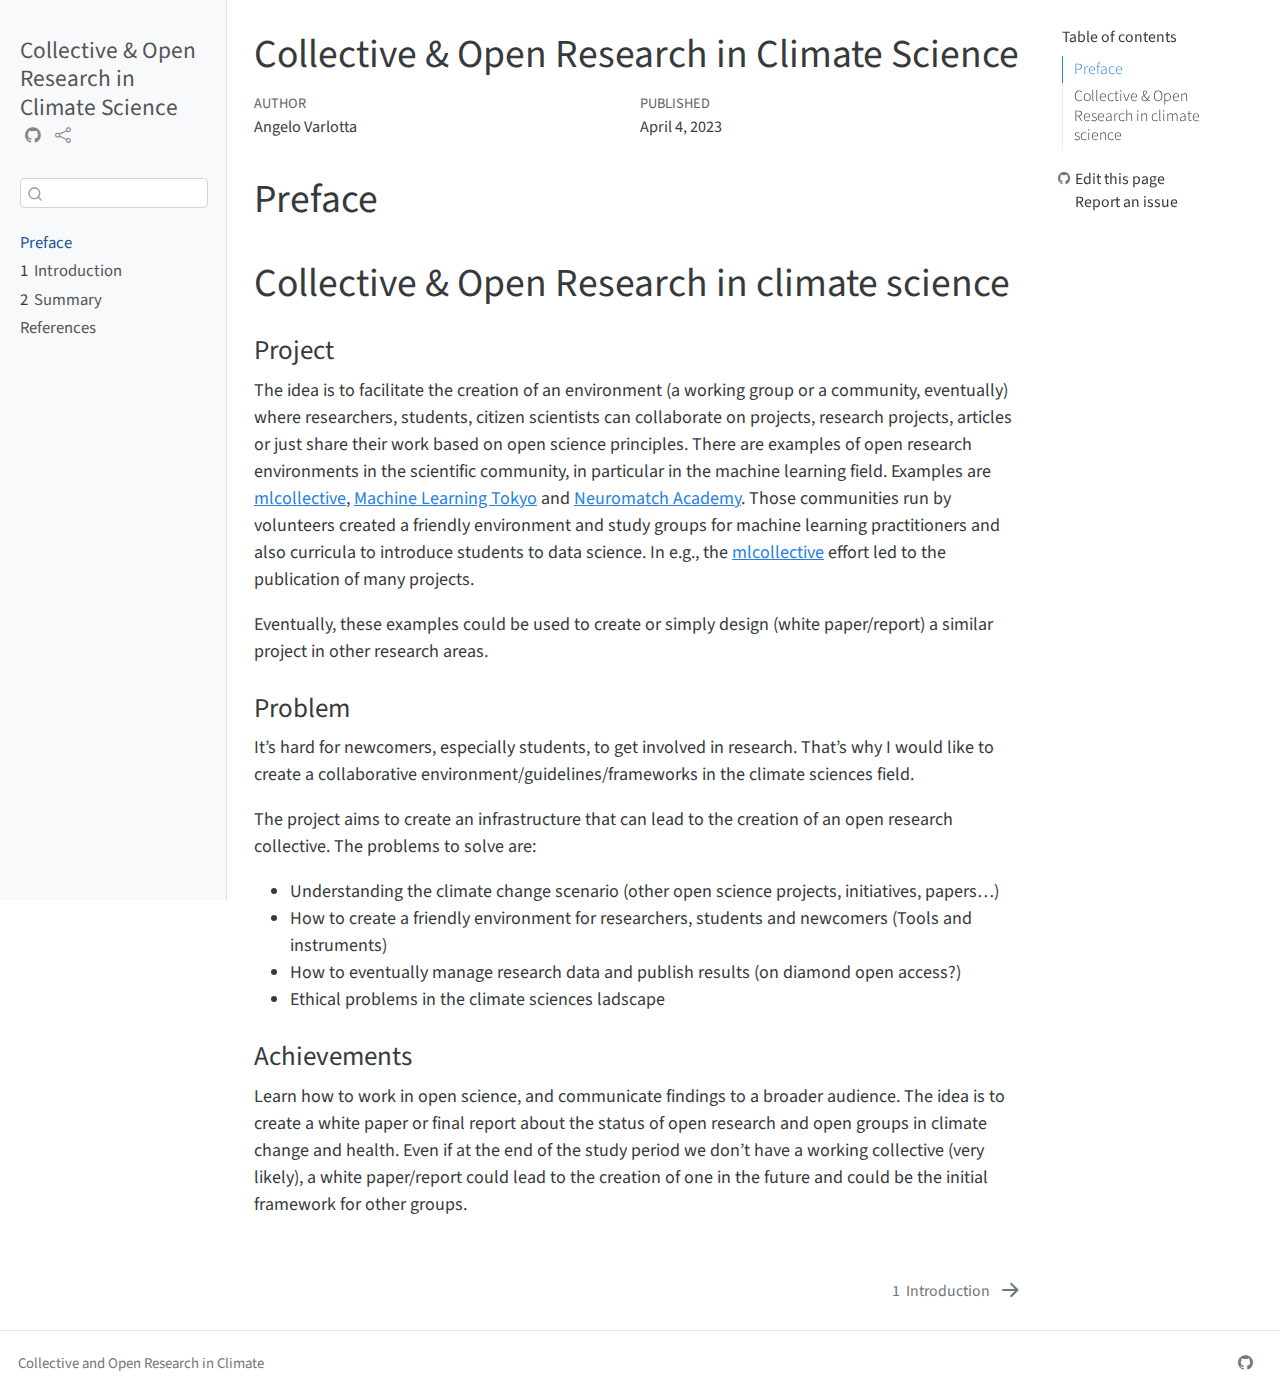
<file: docs/index.html>
<!DOCTYPE html>
<html xmlns="http://www.w3.org/1999/xhtml" lang="en" xml:lang="en"><head>

<meta charset="utf-8">
<meta name="generator" content="quarto-1.2.335">

<meta name="viewport" content="width=device-width, initial-scale=1.0, user-scalable=yes">

<meta name="author" content="Angelo Varlotta">
<meta name="dcterms.date" content="2023-04-04">

<title>Collective &amp; Open Research in Climate Science</title>
<style>
code{white-space: pre-wrap;}
span.smallcaps{font-variant: small-caps;}
div.columns{display: flex; gap: min(4vw, 1.5em);}
div.column{flex: auto; overflow-x: auto;}
div.hanging-indent{margin-left: 1.5em; text-indent: -1.5em;}
ul.task-list{list-style: none;}
ul.task-list li input[type="checkbox"] {
  width: 0.8em;
  margin: 0 0.8em 0.2em -1.6em;
  vertical-align: middle;
}
</style>


<script src="site_libs/quarto-nav/quarto-nav.js"></script>
<script src="site_libs/quarto-nav/headroom.min.js"></script>
<script src="site_libs/clipboard/clipboard.min.js"></script>
<script src="site_libs/quarto-search/autocomplete.umd.js"></script>
<script src="site_libs/quarto-search/fuse.min.js"></script>
<script src="site_libs/quarto-search/quarto-search.js"></script>
<meta name="quarto:offset" content="./">
<link href="./intro.html" rel="next">
<script src="site_libs/quarto-html/quarto.js"></script>
<script src="site_libs/quarto-html/popper.min.js"></script>
<script src="site_libs/quarto-html/tippy.umd.min.js"></script>
<script src="site_libs/quarto-html/anchor.min.js"></script>
<link href="site_libs/quarto-html/tippy.css" rel="stylesheet">
<link href="site_libs/quarto-html/quarto-syntax-highlighting.css" rel="stylesheet" id="quarto-text-highlighting-styles">
<script src="site_libs/bootstrap/bootstrap.min.js"></script>
<link href="site_libs/bootstrap/bootstrap-icons.css" rel="stylesheet">
<link href="site_libs/bootstrap/bootstrap.min.css" rel="stylesheet" id="quarto-bootstrap" data-mode="light">
<script id="quarto-search-options" type="application/json">{
  "location": "sidebar",
  "copy-button": false,
  "collapse-after": 3,
  "panel-placement": "start",
  "type": "textbox",
  "limit": 20,
  "language": {
    "search-no-results-text": "No results",
    "search-matching-documents-text": "matching documents",
    "search-copy-link-title": "Copy link to search",
    "search-hide-matches-text": "Hide additional matches",
    "search-more-match-text": "more match in this document",
    "search-more-matches-text": "more matches in this document",
    "search-clear-button-title": "Clear",
    "search-detached-cancel-button-title": "Cancel",
    "search-submit-button-title": "Submit"
  }
}</script>
<script async="" src="https://hypothes.is/embed.js"></script>


</head>

<body class="nav-sidebar docked">

<div id="quarto-search-results"></div>
  <header id="quarto-header" class="headroom fixed-top">
  <nav class="quarto-secondary-nav" data-bs-toggle="collapse" data-bs-target="#quarto-sidebar" aria-controls="quarto-sidebar" aria-expanded="false" aria-label="Toggle sidebar navigation" onclick="if (window.quartoToggleHeadroom) { window.quartoToggleHeadroom(); }">
    <div class="container-fluid d-flex justify-content-between">
      <h1 class="quarto-secondary-nav-title">Collective &amp; Open Research in Climate Science</h1>
      <button type="button" class="quarto-btn-toggle btn" aria-label="Show secondary navigation">
        <i class="bi bi-chevron-right"></i>
      </button>
    </div>
  </nav>
</header>
<!-- content -->
<div id="quarto-content" class="quarto-container page-columns page-rows-contents page-layout-article">
<!-- sidebar -->
  <nav id="quarto-sidebar" class="sidebar collapse sidebar-navigation docked overflow-auto">
    <div class="pt-lg-2 mt-2 text-left sidebar-header">
    <div class="sidebar-title mb-0 py-0">
      <a href="./">Collective &amp; Open Research in Climate Science</a> 
        <div class="sidebar-tools-main">
    <a href="https://github.com/varlottaang/collective-research-climate" title="Source Code" class="sidebar-tool px-1"><i class="bi bi-github"></i></a>
    <a href="" title="Share" id="sidebar-tool-dropdown-0" class="sidebar-tool dropdown-toggle px-1" data-bs-toggle="dropdown" aria-expanded="false"><i class="bi bi-share"></i></a>
    <ul class="dropdown-menu" aria-labelledby="sidebar-tool-dropdown-0">
        <li>
          <a class="dropdown-item sidebar-tools-main-item" href="https://www.facebook.com/sharer/sharer.php?u=|url|">
            <i class="bi bi-bi-facebook pe-1"></i>
          Facebook
          </a>
        </li>
        <li>
          <a class="dropdown-item sidebar-tools-main-item" href="https://twitter.com/intent/tweet?url=|url|">
            <i class="bi bi-bi-twitter pe-1"></i>
          Twitter
          </a>
        </li>
    </ul>
</div>
    </div>
      </div>
      <div class="mt-2 flex-shrink-0 align-items-center">
        <div class="sidebar-search">
        <div id="quarto-search" class="" title="Search"></div>
        </div>
      </div>
    <div class="sidebar-menu-container"> 
    <ul class="list-unstyled mt-1">
        <li class="sidebar-item">
  <div class="sidebar-item-container"> 
  <a href="./index.html" class="sidebar-item-text sidebar-link active">Preface</a>
  </div>
</li>
        <li class="sidebar-item">
  <div class="sidebar-item-container"> 
  <a href="./intro.html" class="sidebar-item-text sidebar-link"><span class="chapter-number">1</span>&nbsp; <span class="chapter-title">Introduction</span></a>
  </div>
</li>
        <li class="sidebar-item">
  <div class="sidebar-item-container"> 
  <a href="./summary.html" class="sidebar-item-text sidebar-link"><span class="chapter-number">2</span>&nbsp; <span class="chapter-title">Summary</span></a>
  </div>
</li>
        <li class="sidebar-item">
  <div class="sidebar-item-container"> 
  <a href="./references.html" class="sidebar-item-text sidebar-link">References</a>
  </div>
</li>
    </ul>
    </div>
</nav>
<!-- margin-sidebar -->
    <div id="quarto-margin-sidebar" class="sidebar margin-sidebar">
        <nav id="TOC" role="doc-toc" class="toc-active">
    <h2 id="toc-title">Table of contents</h2>
   
  <ul>
  <li><a href="#preface" id="toc-preface" class="nav-link active" data-scroll-target="#preface">Preface</a></li>
  <li><a href="#collective-open-research-in-climate-science" id="toc-collective-open-research-in-climate-science" class="nav-link" data-scroll-target="#collective-open-research-in-climate-science">Collective &amp; Open Research in climate science</a>
  <ul class="collapse">
  <li><a href="#project" id="toc-project" class="nav-link" data-scroll-target="#project">Project</a></li>
  <li><a href="#problem" id="toc-problem" class="nav-link" data-scroll-target="#problem">Problem</a></li>
  <li><a href="#achievements" id="toc-achievements" class="nav-link" data-scroll-target="#achievements">Achievements</a></li>
  </ul></li>
  </ul>
<div class="toc-actions"><div><i class="bi bi-github"></i></div><div class="action-links"><p><a href="https://github.com/varlottaang/collective-research-climate/edit/main/index.qmd" class="toc-action">Edit this page</a></p><p><a href="https://github.com/varlottaang/collective-research-climate/issues/new" class="toc-action">Report an issue</a></p></div></div></nav>
    </div>
<!-- main -->
<main class="content" id="quarto-document-content">

<header id="title-block-header" class="quarto-title-block default">
<div class="quarto-title">
<h1 class="title d-none d-lg-block">Collective &amp; Open Research in Climate Science</h1>
</div>



<div class="quarto-title-meta">

    <div>
    <div class="quarto-title-meta-heading">Author</div>
    <div class="quarto-title-meta-contents">
             <p>Angelo Varlotta </p>
          </div>
  </div>
    
    <div>
    <div class="quarto-title-meta-heading">Published</div>
    <div class="quarto-title-meta-contents">
      <p class="date">April 4, 2023</p>
    </div>
  </div>
  
    
  </div>
  

</header>

<section id="preface" class="level1 unnumbered">
<h1 class="unnumbered">Preface</h1>
</section>
<section id="collective-open-research-in-climate-science" class="level1">
<h1>Collective &amp; Open Research in climate science</h1>
<section id="project" class="level3">
<h3 class="anchored" data-anchor-id="project">Project</h3>
<p>The idea is to facilitate the creation of an environment (a working group or a community, eventually) where researchers, students, citizen scientists can collaborate on projects, research projects, articles or just share their work based on open science principles. There are examples of open research environments in the scientific community, in particular in the machine learning field. Examples are <a href="https://mlcollective.org/">mlcollective</a>, <a href="https://machinelearningtokyo.com/">Machine Learning Tokyo</a> and <a href="https://academy.neuromatch.io/">Neuromatch Academy</a>. Those communities run by volunteers created a friendly environment and study groups for machine learning practitioners and also curricula to introduce students to data science. In e.g., the <a href="https://mlcollective.org/projects/">mlcollective</a> effort led to the publication of many projects.</p>
<p>Eventually, these examples could be used to create or simply design (white paper/report) a similar project in other research areas.</p>
</section>
<section id="problem" class="level3">
<h3 class="anchored" data-anchor-id="problem">Problem</h3>
<p>It’s hard for newcomers, especially students, to get involved in research. That’s why I would like to create a collaborative environment/guidelines/frameworks in the climate sciences field.</p>
<p>The project aims to create an infrastructure that can lead to the creation of an open research collective. The problems to solve are:</p>
<ul>
<li>Understanding the climate change scenario (other open science projects, initiatives, papers…)</li>
<li>How to create a friendly environment for researchers, students and newcomers (Tools and instruments)</li>
<li>How to eventually manage research data and publish results (on diamond open access?)</li>
<li>Ethical problems in the climate sciences ladscape</li>
</ul>
</section>
<section id="achievements" class="level3">
<h3 class="anchored" data-anchor-id="achievements">Achievements</h3>
<p>Learn how to work in open science, and communicate findings to a broader audience. The idea is to create a white paper or final report about the status of open research and open groups in climate change and health. Even if at the end of the study period we don’t have a working collective (very likely), a white paper/report could lead to the creation of one in the future and could be the initial framework for other groups.</p>


</section>
</section>

</main> <!-- /main -->
<script id="quarto-html-after-body" type="application/javascript">
window.document.addEventListener("DOMContentLoaded", function (event) {
  const toggleBodyColorMode = (bsSheetEl) => {
    const mode = bsSheetEl.getAttribute("data-mode");
    const bodyEl = window.document.querySelector("body");
    if (mode === "dark") {
      bodyEl.classList.add("quarto-dark");
      bodyEl.classList.remove("quarto-light");
    } else {
      bodyEl.classList.add("quarto-light");
      bodyEl.classList.remove("quarto-dark");
    }
  }
  const toggleBodyColorPrimary = () => {
    const bsSheetEl = window.document.querySelector("link#quarto-bootstrap");
    if (bsSheetEl) {
      toggleBodyColorMode(bsSheetEl);
    }
  }
  toggleBodyColorPrimary();  
  const icon = "";
  const anchorJS = new window.AnchorJS();
  anchorJS.options = {
    placement: 'right',
    icon: icon
  };
  anchorJS.add('.anchored');
  const clipboard = new window.ClipboardJS('.code-copy-button', {
    target: function(trigger) {
      return trigger.previousElementSibling;
    }
  });
  clipboard.on('success', function(e) {
    // button target
    const button = e.trigger;
    // don't keep focus
    button.blur();
    // flash "checked"
    button.classList.add('code-copy-button-checked');
    var currentTitle = button.getAttribute("title");
    button.setAttribute("title", "Copied!");
    let tooltip;
    if (window.bootstrap) {
      button.setAttribute("data-bs-toggle", "tooltip");
      button.setAttribute("data-bs-placement", "left");
      button.setAttribute("data-bs-title", "Copied!");
      tooltip = new bootstrap.Tooltip(button, 
        { trigger: "manual", 
          customClass: "code-copy-button-tooltip",
          offset: [0, -8]});
      tooltip.show();    
    }
    setTimeout(function() {
      if (tooltip) {
        tooltip.hide();
        button.removeAttribute("data-bs-title");
        button.removeAttribute("data-bs-toggle");
        button.removeAttribute("data-bs-placement");
      }
      button.setAttribute("title", currentTitle);
      button.classList.remove('code-copy-button-checked');
    }, 1000);
    // clear code selection
    e.clearSelection();
  });
  function tippyHover(el, contentFn) {
    const config = {
      allowHTML: true,
      content: contentFn,
      maxWidth: 500,
      delay: 100,
      arrow: false,
      appendTo: function(el) {
          return el.parentElement;
      },
      interactive: true,
      interactiveBorder: 10,
      theme: 'quarto',
      placement: 'bottom-start'
    };
    window.tippy(el, config); 
  }
  const noterefs = window.document.querySelectorAll('a[role="doc-noteref"]');
  for (var i=0; i<noterefs.length; i++) {
    const ref = noterefs[i];
    tippyHover(ref, function() {
      // use id or data attribute instead here
      let href = ref.getAttribute('data-footnote-href') || ref.getAttribute('href');
      try { href = new URL(href).hash; } catch {}
      const id = href.replace(/^#\/?/, "");
      const note = window.document.getElementById(id);
      return note.innerHTML;
    });
  }
  const findCites = (el) => {
    const parentEl = el.parentElement;
    if (parentEl) {
      const cites = parentEl.dataset.cites;
      if (cites) {
        return {
          el,
          cites: cites.split(' ')
        };
      } else {
        return findCites(el.parentElement)
      }
    } else {
      return undefined;
    }
  };
  var bibliorefs = window.document.querySelectorAll('a[role="doc-biblioref"]');
  for (var i=0; i<bibliorefs.length; i++) {
    const ref = bibliorefs[i];
    const citeInfo = findCites(ref);
    if (citeInfo) {
      tippyHover(citeInfo.el, function() {
        var popup = window.document.createElement('div');
        citeInfo.cites.forEach(function(cite) {
          var citeDiv = window.document.createElement('div');
          citeDiv.classList.add('hanging-indent');
          citeDiv.classList.add('csl-entry');
          var biblioDiv = window.document.getElementById('ref-' + cite);
          if (biblioDiv) {
            citeDiv.innerHTML = biblioDiv.innerHTML;
          }
          popup.appendChild(citeDiv);
        });
        return popup.innerHTML;
      });
    }
  }
});
</script>
<nav class="page-navigation">
  <div class="nav-page nav-page-previous">
  </div>
  <div class="nav-page nav-page-next">
      <a href="./intro.html" class="pagination-link">
        <span class="nav-page-text"><span class="chapter-number">1</span>&nbsp; <span class="chapter-title">Introduction</span></span> <i class="bi bi-arrow-right-short"></i>
      </a>
  </div>
</nav>
</div> <!-- /content -->
<footer class="footer">
  <div class="nav-footer">
    <div class="nav-footer-left">Collective and Open Research in Climate</div>   
    <div class="nav-footer-right">
      <ul class="footer-items list-unstyled">
    <li class="nav-item compact">
    <a class="nav-link active" href="https://github.com/varlottaang/collective-research-climate" aria-current="page">
      <i class="bi bi-github" role="img">
</i> 
    </a>
  </li>  
</ul>
    </div>
  </div>
</footer>



</body></html>
</file>
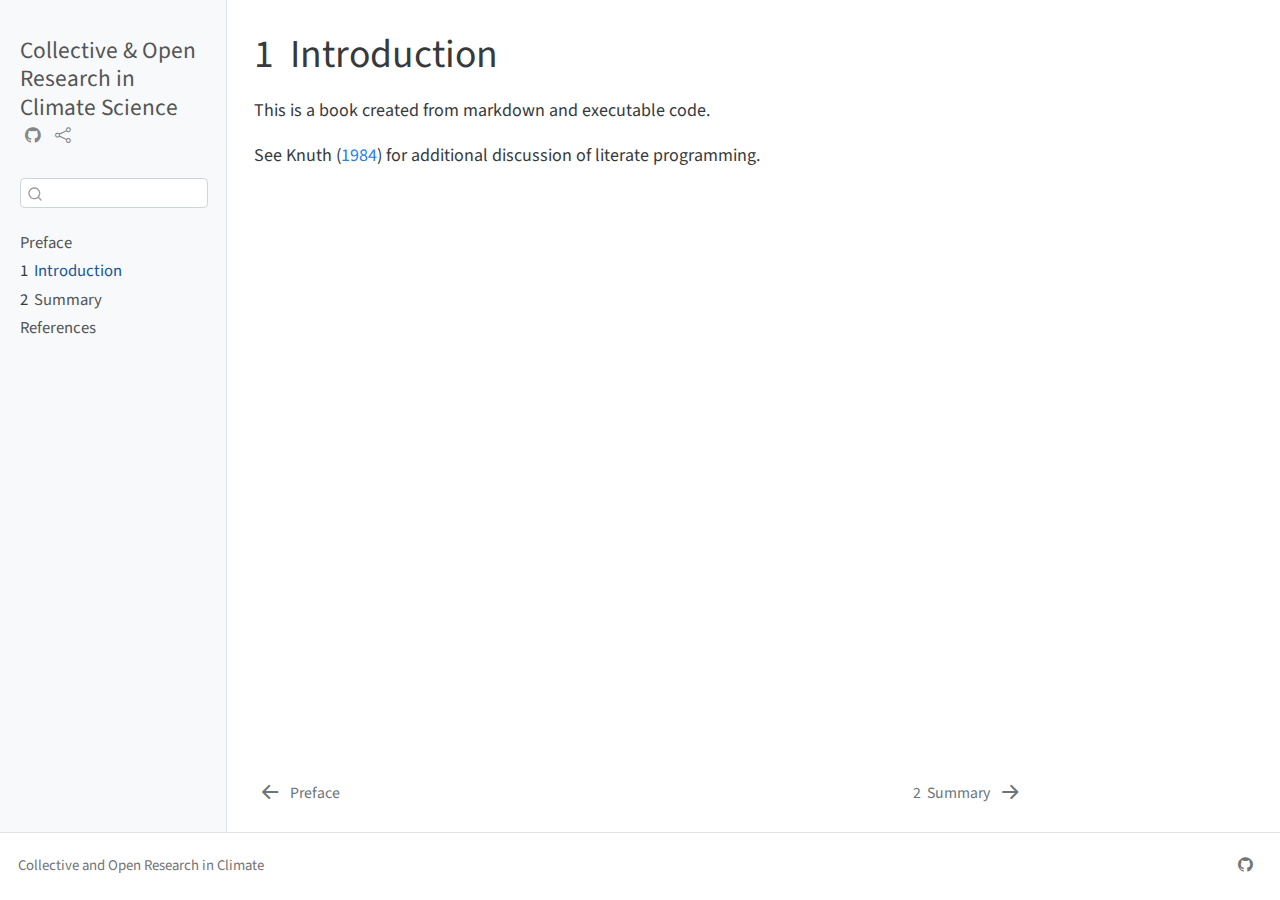
<file: docs/intro.html>
<!DOCTYPE html>
<html xmlns="http://www.w3.org/1999/xhtml" lang="en" xml:lang="en"><head>

<meta charset="utf-8">
<meta name="generator" content="quarto-1.2.335">

<meta name="viewport" content="width=device-width, initial-scale=1.0, user-scalable=yes">


<title>Collective &amp; Open Research in Climate Science - 1&nbsp; Introduction</title>
<style>
code{white-space: pre-wrap;}
span.smallcaps{font-variant: small-caps;}
div.columns{display: flex; gap: min(4vw, 1.5em);}
div.column{flex: auto; overflow-x: auto;}
div.hanging-indent{margin-left: 1.5em; text-indent: -1.5em;}
ul.task-list{list-style: none;}
ul.task-list li input[type="checkbox"] {
  width: 0.8em;
  margin: 0 0.8em 0.2em -1.6em;
  vertical-align: middle;
}
div.csl-bib-body { }
div.csl-entry {
  clear: both;
}
.hanging div.csl-entry {
  margin-left:2em;
  text-indent:-2em;
}
div.csl-left-margin {
  min-width:2em;
  float:left;
}
div.csl-right-inline {
  margin-left:2em;
  padding-left:1em;
}
div.csl-indent {
  margin-left: 2em;
}
</style>


<script src="site_libs/quarto-nav/quarto-nav.js"></script>
<script src="site_libs/quarto-nav/headroom.min.js"></script>
<script src="site_libs/clipboard/clipboard.min.js"></script>
<script src="site_libs/quarto-search/autocomplete.umd.js"></script>
<script src="site_libs/quarto-search/fuse.min.js"></script>
<script src="site_libs/quarto-search/quarto-search.js"></script>
<meta name="quarto:offset" content="./">
<link href="./summary.html" rel="next">
<link href="./index.html" rel="prev">
<script src="site_libs/quarto-html/quarto.js"></script>
<script src="site_libs/quarto-html/popper.min.js"></script>
<script src="site_libs/quarto-html/tippy.umd.min.js"></script>
<script src="site_libs/quarto-html/anchor.min.js"></script>
<link href="site_libs/quarto-html/tippy.css" rel="stylesheet">
<link href="site_libs/quarto-html/quarto-syntax-highlighting.css" rel="stylesheet" id="quarto-text-highlighting-styles">
<script src="site_libs/bootstrap/bootstrap.min.js"></script>
<link href="site_libs/bootstrap/bootstrap-icons.css" rel="stylesheet">
<link href="site_libs/bootstrap/bootstrap.min.css" rel="stylesheet" id="quarto-bootstrap" data-mode="light">
<script id="quarto-search-options" type="application/json">{
  "location": "sidebar",
  "copy-button": false,
  "collapse-after": 3,
  "panel-placement": "start",
  "type": "textbox",
  "limit": 20,
  "language": {
    "search-no-results-text": "No results",
    "search-matching-documents-text": "matching documents",
    "search-copy-link-title": "Copy link to search",
    "search-hide-matches-text": "Hide additional matches",
    "search-more-match-text": "more match in this document",
    "search-more-matches-text": "more matches in this document",
    "search-clear-button-title": "Clear",
    "search-detached-cancel-button-title": "Cancel",
    "search-submit-button-title": "Submit"
  }
}</script>
<script async="" src="https://hypothes.is/embed.js"></script>


</head>

<body class="nav-sidebar docked">

<div id="quarto-search-results"></div>
  <header id="quarto-header" class="headroom fixed-top">
  <nav class="quarto-secondary-nav" data-bs-toggle="collapse" data-bs-target="#quarto-sidebar" aria-controls="quarto-sidebar" aria-expanded="false" aria-label="Toggle sidebar navigation" onclick="if (window.quartoToggleHeadroom) { window.quartoToggleHeadroom(); }">
    <div class="container-fluid d-flex justify-content-between">
      <h1 class="quarto-secondary-nav-title"><span class="chapter-number">1</span>&nbsp; <span class="chapter-title">Introduction</span></h1>
      <button type="button" class="quarto-btn-toggle btn" aria-label="Show secondary navigation">
        <i class="bi bi-chevron-right"></i>
      </button>
    </div>
  </nav>
</header>
<!-- content -->
<div id="quarto-content" class="quarto-container page-columns page-rows-contents page-layout-article">
<!-- sidebar -->
  <nav id="quarto-sidebar" class="sidebar collapse sidebar-navigation docked overflow-auto">
    <div class="pt-lg-2 mt-2 text-left sidebar-header">
    <div class="sidebar-title mb-0 py-0">
      <a href="./">Collective &amp; Open Research in Climate Science</a> 
        <div class="sidebar-tools-main">
    <a href="https://github.com/varlottaang/collective-research-climate" title="Source Code" class="sidebar-tool px-1"><i class="bi bi-github"></i></a>
    <a href="" title="Share" id="sidebar-tool-dropdown-0" class="sidebar-tool dropdown-toggle px-1" data-bs-toggle="dropdown" aria-expanded="false"><i class="bi bi-share"></i></a>
    <ul class="dropdown-menu" aria-labelledby="sidebar-tool-dropdown-0">
        <li>
          <a class="dropdown-item sidebar-tools-main-item" href="https://www.facebook.com/sharer/sharer.php?u=|url|">
            <i class="bi bi-bi-facebook pe-1"></i>
          Facebook
          </a>
        </li>
        <li>
          <a class="dropdown-item sidebar-tools-main-item" href="https://twitter.com/intent/tweet?url=|url|">
            <i class="bi bi-bi-twitter pe-1"></i>
          Twitter
          </a>
        </li>
    </ul>
</div>
    </div>
      </div>
      <div class="mt-2 flex-shrink-0 align-items-center">
        <div class="sidebar-search">
        <div id="quarto-search" class="" title="Search"></div>
        </div>
      </div>
    <div class="sidebar-menu-container"> 
    <ul class="list-unstyled mt-1">
        <li class="sidebar-item">
  <div class="sidebar-item-container"> 
  <a href="./index.html" class="sidebar-item-text sidebar-link">Preface</a>
  </div>
</li>
        <li class="sidebar-item">
  <div class="sidebar-item-container"> 
  <a href="./intro.html" class="sidebar-item-text sidebar-link active"><span class="chapter-number">1</span>&nbsp; <span class="chapter-title">Introduction</span></a>
  </div>
</li>
        <li class="sidebar-item">
  <div class="sidebar-item-container"> 
  <a href="./summary.html" class="sidebar-item-text sidebar-link"><span class="chapter-number">2</span>&nbsp; <span class="chapter-title">Summary</span></a>
  </div>
</li>
        <li class="sidebar-item">
  <div class="sidebar-item-container"> 
  <a href="./references.html" class="sidebar-item-text sidebar-link">References</a>
  </div>
</li>
    </ul>
    </div>
</nav>
<!-- margin-sidebar -->
    <div id="quarto-margin-sidebar" class="sidebar margin-sidebar">
        
    </div>
<!-- main -->
<main class="content" id="quarto-document-content">

<header id="title-block-header" class="quarto-title-block default">
<div class="quarto-title">
<h1 class="title d-none d-lg-block"><span class="chapter-number">1</span>&nbsp; <span class="chapter-title">Introduction</span></h1>
</div>



<div class="quarto-title-meta">

    
  
    
  </div>
  

</header>

<p>This is a book created from markdown and executable code.</p>
<p>See <span class="citation" data-cites="knuth84">Knuth (<a href="references.html#ref-knuth84" role="doc-biblioref">1984</a>)</span> for additional discussion of literate programming.</p>


<div id="refs" class="references csl-bib-body hanging-indent" role="doc-bibliography" style="display: none">
<div id="ref-knuth84" class="csl-entry" role="doc-biblioentry">
Knuth, Donald E. 1984. <span>“Literate Programming.”</span> <em>Comput. J.</em> 27 (2): 97–111. <a href="https://doi.org/10.1093/comjnl/27.2.97">https://doi.org/10.1093/comjnl/27.2.97</a>.
</div>
</div>

</main> <!-- /main -->
<script id="quarto-html-after-body" type="application/javascript">
window.document.addEventListener("DOMContentLoaded", function (event) {
  const toggleBodyColorMode = (bsSheetEl) => {
    const mode = bsSheetEl.getAttribute("data-mode");
    const bodyEl = window.document.querySelector("body");
    if (mode === "dark") {
      bodyEl.classList.add("quarto-dark");
      bodyEl.classList.remove("quarto-light");
    } else {
      bodyEl.classList.add("quarto-light");
      bodyEl.classList.remove("quarto-dark");
    }
  }
  const toggleBodyColorPrimary = () => {
    const bsSheetEl = window.document.querySelector("link#quarto-bootstrap");
    if (bsSheetEl) {
      toggleBodyColorMode(bsSheetEl);
    }
  }
  toggleBodyColorPrimary();  
  const icon = "";
  const anchorJS = new window.AnchorJS();
  anchorJS.options = {
    placement: 'right',
    icon: icon
  };
  anchorJS.add('.anchored');
  const clipboard = new window.ClipboardJS('.code-copy-button', {
    target: function(trigger) {
      return trigger.previousElementSibling;
    }
  });
  clipboard.on('success', function(e) {
    // button target
    const button = e.trigger;
    // don't keep focus
    button.blur();
    // flash "checked"
    button.classList.add('code-copy-button-checked');
    var currentTitle = button.getAttribute("title");
    button.setAttribute("title", "Copied!");
    let tooltip;
    if (window.bootstrap) {
      button.setAttribute("data-bs-toggle", "tooltip");
      button.setAttribute("data-bs-placement", "left");
      button.setAttribute("data-bs-title", "Copied!");
      tooltip = new bootstrap.Tooltip(button, 
        { trigger: "manual", 
          customClass: "code-copy-button-tooltip",
          offset: [0, -8]});
      tooltip.show();    
    }
    setTimeout(function() {
      if (tooltip) {
        tooltip.hide();
        button.removeAttribute("data-bs-title");
        button.removeAttribute("data-bs-toggle");
        button.removeAttribute("data-bs-placement");
      }
      button.setAttribute("title", currentTitle);
      button.classList.remove('code-copy-button-checked');
    }, 1000);
    // clear code selection
    e.clearSelection();
  });
  function tippyHover(el, contentFn) {
    const config = {
      allowHTML: true,
      content: contentFn,
      maxWidth: 500,
      delay: 100,
      arrow: false,
      appendTo: function(el) {
          return el.parentElement;
      },
      interactive: true,
      interactiveBorder: 10,
      theme: 'quarto',
      placement: 'bottom-start'
    };
    window.tippy(el, config); 
  }
  const noterefs = window.document.querySelectorAll('a[role="doc-noteref"]');
  for (var i=0; i<noterefs.length; i++) {
    const ref = noterefs[i];
    tippyHover(ref, function() {
      // use id or data attribute instead here
      let href = ref.getAttribute('data-footnote-href') || ref.getAttribute('href');
      try { href = new URL(href).hash; } catch {}
      const id = href.replace(/^#\/?/, "");
      const note = window.document.getElementById(id);
      return note.innerHTML;
    });
  }
  const findCites = (el) => {
    const parentEl = el.parentElement;
    if (parentEl) {
      const cites = parentEl.dataset.cites;
      if (cites) {
        return {
          el,
          cites: cites.split(' ')
        };
      } else {
        return findCites(el.parentElement)
      }
    } else {
      return undefined;
    }
  };
  var bibliorefs = window.document.querySelectorAll('a[role="doc-biblioref"]');
  for (var i=0; i<bibliorefs.length; i++) {
    const ref = bibliorefs[i];
    const citeInfo = findCites(ref);
    if (citeInfo) {
      tippyHover(citeInfo.el, function() {
        var popup = window.document.createElement('div');
        citeInfo.cites.forEach(function(cite) {
          var citeDiv = window.document.createElement('div');
          citeDiv.classList.add('hanging-indent');
          citeDiv.classList.add('csl-entry');
          var biblioDiv = window.document.getElementById('ref-' + cite);
          if (biblioDiv) {
            citeDiv.innerHTML = biblioDiv.innerHTML;
          }
          popup.appendChild(citeDiv);
        });
        return popup.innerHTML;
      });
    }
  }
});
</script>
<nav class="page-navigation">
  <div class="nav-page nav-page-previous">
      <a href="./index.html" class="pagination-link">
        <i class="bi bi-arrow-left-short"></i> <span class="nav-page-text">Preface</span>
      </a>          
  </div>
  <div class="nav-page nav-page-next">
      <a href="./summary.html" class="pagination-link">
        <span class="nav-page-text"><span class="chapter-number">2</span>&nbsp; <span class="chapter-title">Summary</span></span> <i class="bi bi-arrow-right-short"></i>
      </a>
  </div>
</nav>
</div> <!-- /content -->
<footer class="footer">
  <div class="nav-footer">
    <div class="nav-footer-left">Collective and Open Research in Climate</div>   
    <div class="nav-footer-right">
      <ul class="footer-items list-unstyled">
    <li class="nav-item compact">
    <a class="nav-link active" href="https://github.com/varlottaang/collective-research-climate" aria-current="page">
      <i class="bi bi-github" role="img">
</i> 
    </a>
  </li>  
</ul>
    </div>
  </div>
</footer>



</body></html>
</file>
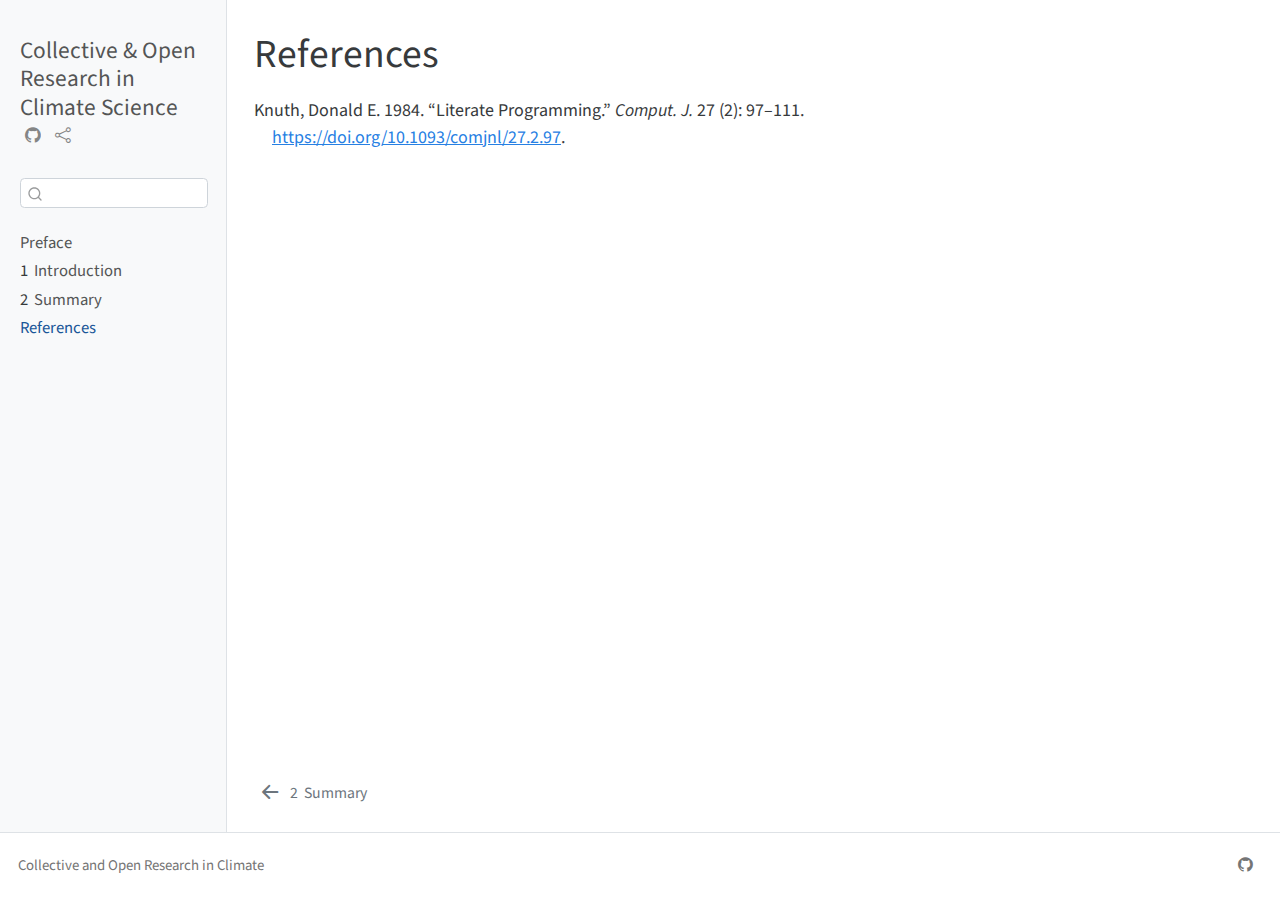
<file: docs/references.html>
<!DOCTYPE html>
<html xmlns="http://www.w3.org/1999/xhtml" lang="en" xml:lang="en"><head>

<meta charset="utf-8">
<meta name="generator" content="quarto-1.2.335">

<meta name="viewport" content="width=device-width, initial-scale=1.0, user-scalable=yes">


<title>Collective &amp; Open Research in Climate Science - References</title>
<style>
code{white-space: pre-wrap;}
span.smallcaps{font-variant: small-caps;}
div.columns{display: flex; gap: min(4vw, 1.5em);}
div.column{flex: auto; overflow-x: auto;}
div.hanging-indent{margin-left: 1.5em; text-indent: -1.5em;}
ul.task-list{list-style: none;}
ul.task-list li input[type="checkbox"] {
  width: 0.8em;
  margin: 0 0.8em 0.2em -1.6em;
  vertical-align: middle;
}
div.csl-bib-body { }
div.csl-entry {
  clear: both;
}
.hanging div.csl-entry {
  margin-left:2em;
  text-indent:-2em;
}
div.csl-left-margin {
  min-width:2em;
  float:left;
}
div.csl-right-inline {
  margin-left:2em;
  padding-left:1em;
}
div.csl-indent {
  margin-left: 2em;
}
</style>


<script src="site_libs/quarto-nav/quarto-nav.js"></script>
<script src="site_libs/quarto-nav/headroom.min.js"></script>
<script src="site_libs/clipboard/clipboard.min.js"></script>
<script src="site_libs/quarto-search/autocomplete.umd.js"></script>
<script src="site_libs/quarto-search/fuse.min.js"></script>
<script src="site_libs/quarto-search/quarto-search.js"></script>
<meta name="quarto:offset" content="./">
<link href="./summary.html" rel="prev">
<script src="site_libs/quarto-html/quarto.js"></script>
<script src="site_libs/quarto-html/popper.min.js"></script>
<script src="site_libs/quarto-html/tippy.umd.min.js"></script>
<script src="site_libs/quarto-html/anchor.min.js"></script>
<link href="site_libs/quarto-html/tippy.css" rel="stylesheet">
<link href="site_libs/quarto-html/quarto-syntax-highlighting.css" rel="stylesheet" id="quarto-text-highlighting-styles">
<script src="site_libs/bootstrap/bootstrap.min.js"></script>
<link href="site_libs/bootstrap/bootstrap-icons.css" rel="stylesheet">
<link href="site_libs/bootstrap/bootstrap.min.css" rel="stylesheet" id="quarto-bootstrap" data-mode="light">
<script id="quarto-search-options" type="application/json">{
  "location": "sidebar",
  "copy-button": false,
  "collapse-after": 3,
  "panel-placement": "start",
  "type": "textbox",
  "limit": 20,
  "language": {
    "search-no-results-text": "No results",
    "search-matching-documents-text": "matching documents",
    "search-copy-link-title": "Copy link to search",
    "search-hide-matches-text": "Hide additional matches",
    "search-more-match-text": "more match in this document",
    "search-more-matches-text": "more matches in this document",
    "search-clear-button-title": "Clear",
    "search-detached-cancel-button-title": "Cancel",
    "search-submit-button-title": "Submit"
  }
}</script>
<script async="" src="https://hypothes.is/embed.js"></script>


</head>

<body class="nav-sidebar docked">

<div id="quarto-search-results"></div>
  <header id="quarto-header" class="headroom fixed-top">
  <nav class="quarto-secondary-nav" data-bs-toggle="collapse" data-bs-target="#quarto-sidebar" aria-controls="quarto-sidebar" aria-expanded="false" aria-label="Toggle sidebar navigation" onclick="if (window.quartoToggleHeadroom) { window.quartoToggleHeadroom(); }">
    <div class="container-fluid d-flex justify-content-between">
      <h1 class="quarto-secondary-nav-title">References</h1>
      <button type="button" class="quarto-btn-toggle btn" aria-label="Show secondary navigation">
        <i class="bi bi-chevron-right"></i>
      </button>
    </div>
  </nav>
</header>
<!-- content -->
<div id="quarto-content" class="quarto-container page-columns page-rows-contents page-layout-article">
<!-- sidebar -->
  <nav id="quarto-sidebar" class="sidebar collapse sidebar-navigation docked overflow-auto">
    <div class="pt-lg-2 mt-2 text-left sidebar-header">
    <div class="sidebar-title mb-0 py-0">
      <a href="./">Collective &amp; Open Research in Climate Science</a> 
        <div class="sidebar-tools-main">
    <a href="https://github.com/varlottaang/collective-research-climate" title="Source Code" class="sidebar-tool px-1"><i class="bi bi-github"></i></a>
    <a href="" title="Share" id="sidebar-tool-dropdown-0" class="sidebar-tool dropdown-toggle px-1" data-bs-toggle="dropdown" aria-expanded="false"><i class="bi bi-share"></i></a>
    <ul class="dropdown-menu" aria-labelledby="sidebar-tool-dropdown-0">
        <li>
          <a class="dropdown-item sidebar-tools-main-item" href="https://www.facebook.com/sharer/sharer.php?u=|url|">
            <i class="bi bi-bi-facebook pe-1"></i>
          Facebook
          </a>
        </li>
        <li>
          <a class="dropdown-item sidebar-tools-main-item" href="https://twitter.com/intent/tweet?url=|url|">
            <i class="bi bi-bi-twitter pe-1"></i>
          Twitter
          </a>
        </li>
    </ul>
</div>
    </div>
      </div>
      <div class="mt-2 flex-shrink-0 align-items-center">
        <div class="sidebar-search">
        <div id="quarto-search" class="" title="Search"></div>
        </div>
      </div>
    <div class="sidebar-menu-container"> 
    <ul class="list-unstyled mt-1">
        <li class="sidebar-item">
  <div class="sidebar-item-container"> 
  <a href="./index.html" class="sidebar-item-text sidebar-link">Preface</a>
  </div>
</li>
        <li class="sidebar-item">
  <div class="sidebar-item-container"> 
  <a href="./intro.html" class="sidebar-item-text sidebar-link"><span class="chapter-number">1</span>&nbsp; <span class="chapter-title">Introduction</span></a>
  </div>
</li>
        <li class="sidebar-item">
  <div class="sidebar-item-container"> 
  <a href="./summary.html" class="sidebar-item-text sidebar-link"><span class="chapter-number">2</span>&nbsp; <span class="chapter-title">Summary</span></a>
  </div>
</li>
        <li class="sidebar-item">
  <div class="sidebar-item-container"> 
  <a href="./references.html" class="sidebar-item-text sidebar-link active">References</a>
  </div>
</li>
    </ul>
    </div>
</nav>
<!-- margin-sidebar -->
    <div id="quarto-margin-sidebar" class="sidebar margin-sidebar">
        
    </div>
<!-- main -->
<main class="content" id="quarto-document-content">

<header id="title-block-header" class="quarto-title-block default">
<div class="quarto-title">
<h1 class="title d-none d-lg-block">References</h1>
</div>



<div class="quarto-title-meta">

    
  
    
  </div>
  

</header>

<div id="refs" class="references csl-bib-body hanging-indent" role="doc-bibliography">
<div id="ref-knuth84" class="csl-entry" role="doc-biblioentry">
Knuth, Donald E. 1984. <span>“Literate Programming.”</span> <em>Comput.
J.</em> 27 (2): 97–111. <a href="https://doi.org/10.1093/comjnl/27.2.97">https://doi.org/10.1093/comjnl/27.2.97</a>.
</div>
</div>



</main> <!-- /main -->
<script id="quarto-html-after-body" type="application/javascript">
window.document.addEventListener("DOMContentLoaded", function (event) {
  const toggleBodyColorMode = (bsSheetEl) => {
    const mode = bsSheetEl.getAttribute("data-mode");
    const bodyEl = window.document.querySelector("body");
    if (mode === "dark") {
      bodyEl.classList.add("quarto-dark");
      bodyEl.classList.remove("quarto-light");
    } else {
      bodyEl.classList.add("quarto-light");
      bodyEl.classList.remove("quarto-dark");
    }
  }
  const toggleBodyColorPrimary = () => {
    const bsSheetEl = window.document.querySelector("link#quarto-bootstrap");
    if (bsSheetEl) {
      toggleBodyColorMode(bsSheetEl);
    }
  }
  toggleBodyColorPrimary();  
  const icon = "";
  const anchorJS = new window.AnchorJS();
  anchorJS.options = {
    placement: 'right',
    icon: icon
  };
  anchorJS.add('.anchored');
  const clipboard = new window.ClipboardJS('.code-copy-button', {
    target: function(trigger) {
      return trigger.previousElementSibling;
    }
  });
  clipboard.on('success', function(e) {
    // button target
    const button = e.trigger;
    // don't keep focus
    button.blur();
    // flash "checked"
    button.classList.add('code-copy-button-checked');
    var currentTitle = button.getAttribute("title");
    button.setAttribute("title", "Copied!");
    let tooltip;
    if (window.bootstrap) {
      button.setAttribute("data-bs-toggle", "tooltip");
      button.setAttribute("data-bs-placement", "left");
      button.setAttribute("data-bs-title", "Copied!");
      tooltip = new bootstrap.Tooltip(button, 
        { trigger: "manual", 
          customClass: "code-copy-button-tooltip",
          offset: [0, -8]});
      tooltip.show();    
    }
    setTimeout(function() {
      if (tooltip) {
        tooltip.hide();
        button.removeAttribute("data-bs-title");
        button.removeAttribute("data-bs-toggle");
        button.removeAttribute("data-bs-placement");
      }
      button.setAttribute("title", currentTitle);
      button.classList.remove('code-copy-button-checked');
    }, 1000);
    // clear code selection
    e.clearSelection();
  });
  function tippyHover(el, contentFn) {
    const config = {
      allowHTML: true,
      content: contentFn,
      maxWidth: 500,
      delay: 100,
      arrow: false,
      appendTo: function(el) {
          return el.parentElement;
      },
      interactive: true,
      interactiveBorder: 10,
      theme: 'quarto',
      placement: 'bottom-start'
    };
    window.tippy(el, config); 
  }
  const noterefs = window.document.querySelectorAll('a[role="doc-noteref"]');
  for (var i=0; i<noterefs.length; i++) {
    const ref = noterefs[i];
    tippyHover(ref, function() {
      // use id or data attribute instead here
      let href = ref.getAttribute('data-footnote-href') || ref.getAttribute('href');
      try { href = new URL(href).hash; } catch {}
      const id = href.replace(/^#\/?/, "");
      const note = window.document.getElementById(id);
      return note.innerHTML;
    });
  }
  const findCites = (el) => {
    const parentEl = el.parentElement;
    if (parentEl) {
      const cites = parentEl.dataset.cites;
      if (cites) {
        return {
          el,
          cites: cites.split(' ')
        };
      } else {
        return findCites(el.parentElement)
      }
    } else {
      return undefined;
    }
  };
  var bibliorefs = window.document.querySelectorAll('a[role="doc-biblioref"]');
  for (var i=0; i<bibliorefs.length; i++) {
    const ref = bibliorefs[i];
    const citeInfo = findCites(ref);
    if (citeInfo) {
      tippyHover(citeInfo.el, function() {
        var popup = window.document.createElement('div');
        citeInfo.cites.forEach(function(cite) {
          var citeDiv = window.document.createElement('div');
          citeDiv.classList.add('hanging-indent');
          citeDiv.classList.add('csl-entry');
          var biblioDiv = window.document.getElementById('ref-' + cite);
          if (biblioDiv) {
            citeDiv.innerHTML = biblioDiv.innerHTML;
          }
          popup.appendChild(citeDiv);
        });
        return popup.innerHTML;
      });
    }
  }
});
</script>
<nav class="page-navigation">
  <div class="nav-page nav-page-previous">
      <a href="./summary.html" class="pagination-link">
        <i class="bi bi-arrow-left-short"></i> <span class="nav-page-text"><span class="chapter-number">2</span>&nbsp; <span class="chapter-title">Summary</span></span>
      </a>          
  </div>
  <div class="nav-page nav-page-next">
  </div>
</nav>
</div> <!-- /content -->
<footer class="footer">
  <div class="nav-footer">
    <div class="nav-footer-left">Collective and Open Research in Climate</div>   
    <div class="nav-footer-right">
      <ul class="footer-items list-unstyled">
    <li class="nav-item compact">
    <a class="nav-link active" href="https://github.com/varlottaang/collective-research-climate" aria-current="page">
      <i class="bi bi-github" role="img">
</i> 
    </a>
  </li>  
</ul>
    </div>
  </div>
</footer>



</body></html>
</file>
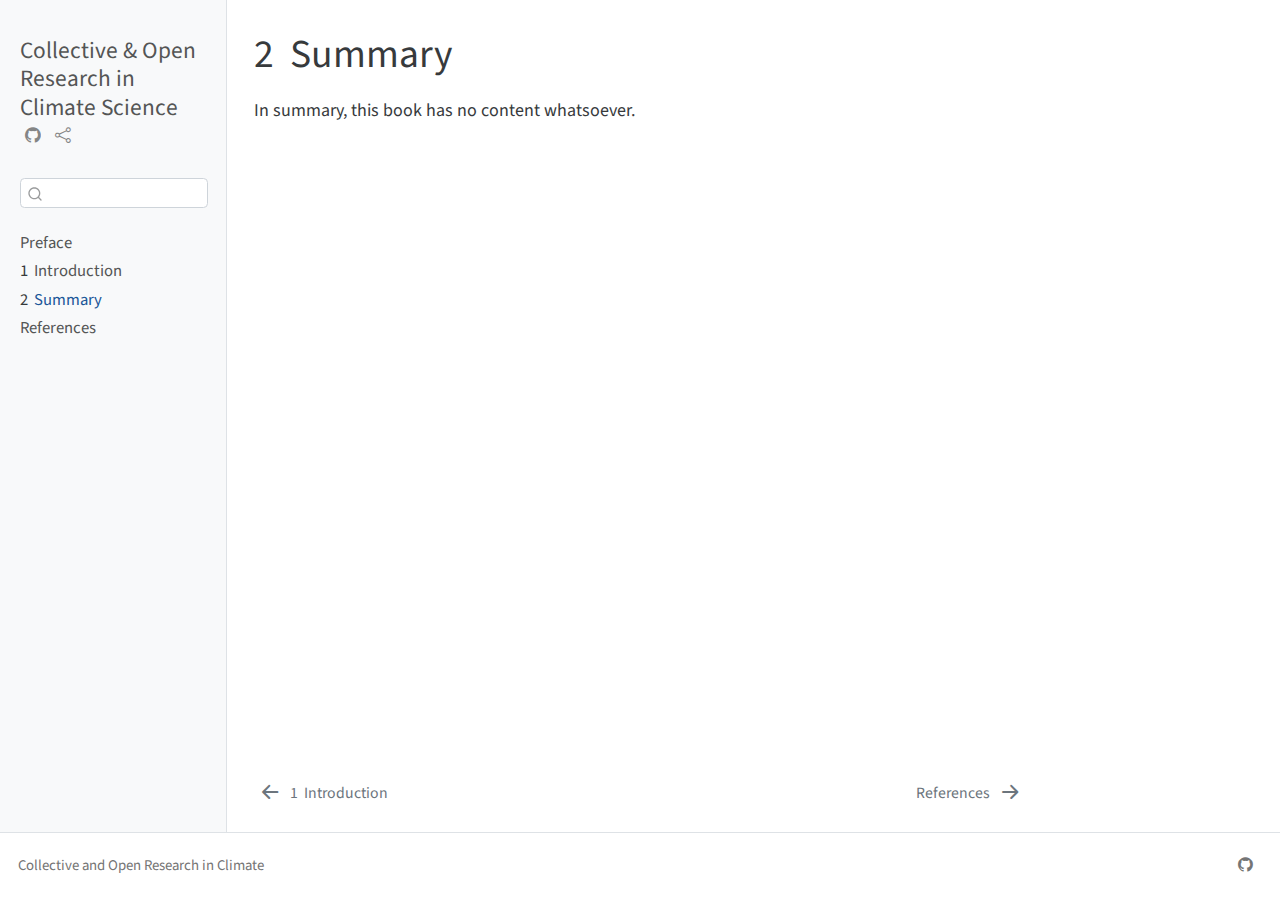
<file: docs/summary.html>
<!DOCTYPE html>
<html xmlns="http://www.w3.org/1999/xhtml" lang="en" xml:lang="en"><head>

<meta charset="utf-8">
<meta name="generator" content="quarto-1.2.335">

<meta name="viewport" content="width=device-width, initial-scale=1.0, user-scalable=yes">


<title>Collective &amp; Open Research in Climate Science - 2&nbsp; Summary</title>
<style>
code{white-space: pre-wrap;}
span.smallcaps{font-variant: small-caps;}
div.columns{display: flex; gap: min(4vw, 1.5em);}
div.column{flex: auto; overflow-x: auto;}
div.hanging-indent{margin-left: 1.5em; text-indent: -1.5em;}
ul.task-list{list-style: none;}
ul.task-list li input[type="checkbox"] {
  width: 0.8em;
  margin: 0 0.8em 0.2em -1.6em;
  vertical-align: middle;
}
</style>


<script src="site_libs/quarto-nav/quarto-nav.js"></script>
<script src="site_libs/quarto-nav/headroom.min.js"></script>
<script src="site_libs/clipboard/clipboard.min.js"></script>
<script src="site_libs/quarto-search/autocomplete.umd.js"></script>
<script src="site_libs/quarto-search/fuse.min.js"></script>
<script src="site_libs/quarto-search/quarto-search.js"></script>
<meta name="quarto:offset" content="./">
<link href="./references.html" rel="next">
<link href="./intro.html" rel="prev">
<script src="site_libs/quarto-html/quarto.js"></script>
<script src="site_libs/quarto-html/popper.min.js"></script>
<script src="site_libs/quarto-html/tippy.umd.min.js"></script>
<script src="site_libs/quarto-html/anchor.min.js"></script>
<link href="site_libs/quarto-html/tippy.css" rel="stylesheet">
<link href="site_libs/quarto-html/quarto-syntax-highlighting.css" rel="stylesheet" id="quarto-text-highlighting-styles">
<script src="site_libs/bootstrap/bootstrap.min.js"></script>
<link href="site_libs/bootstrap/bootstrap-icons.css" rel="stylesheet">
<link href="site_libs/bootstrap/bootstrap.min.css" rel="stylesheet" id="quarto-bootstrap" data-mode="light">
<script id="quarto-search-options" type="application/json">{
  "location": "sidebar",
  "copy-button": false,
  "collapse-after": 3,
  "panel-placement": "start",
  "type": "textbox",
  "limit": 20,
  "language": {
    "search-no-results-text": "No results",
    "search-matching-documents-text": "matching documents",
    "search-copy-link-title": "Copy link to search",
    "search-hide-matches-text": "Hide additional matches",
    "search-more-match-text": "more match in this document",
    "search-more-matches-text": "more matches in this document",
    "search-clear-button-title": "Clear",
    "search-detached-cancel-button-title": "Cancel",
    "search-submit-button-title": "Submit"
  }
}</script>
<script async="" src="https://hypothes.is/embed.js"></script>


</head>

<body class="nav-sidebar docked">

<div id="quarto-search-results"></div>
  <header id="quarto-header" class="headroom fixed-top">
  <nav class="quarto-secondary-nav" data-bs-toggle="collapse" data-bs-target="#quarto-sidebar" aria-controls="quarto-sidebar" aria-expanded="false" aria-label="Toggle sidebar navigation" onclick="if (window.quartoToggleHeadroom) { window.quartoToggleHeadroom(); }">
    <div class="container-fluid d-flex justify-content-between">
      <h1 class="quarto-secondary-nav-title"><span class="chapter-number">2</span>&nbsp; <span class="chapter-title">Summary</span></h1>
      <button type="button" class="quarto-btn-toggle btn" aria-label="Show secondary navigation">
        <i class="bi bi-chevron-right"></i>
      </button>
    </div>
  </nav>
</header>
<!-- content -->
<div id="quarto-content" class="quarto-container page-columns page-rows-contents page-layout-article">
<!-- sidebar -->
  <nav id="quarto-sidebar" class="sidebar collapse sidebar-navigation docked overflow-auto">
    <div class="pt-lg-2 mt-2 text-left sidebar-header">
    <div class="sidebar-title mb-0 py-0">
      <a href="./">Collective &amp; Open Research in Climate Science</a> 
        <div class="sidebar-tools-main">
    <a href="https://github.com/varlottaang/collective-research-climate" title="Source Code" class="sidebar-tool px-1"><i class="bi bi-github"></i></a>
    <a href="" title="Share" id="sidebar-tool-dropdown-0" class="sidebar-tool dropdown-toggle px-1" data-bs-toggle="dropdown" aria-expanded="false"><i class="bi bi-share"></i></a>
    <ul class="dropdown-menu" aria-labelledby="sidebar-tool-dropdown-0">
        <li>
          <a class="dropdown-item sidebar-tools-main-item" href="https://www.facebook.com/sharer/sharer.php?u=|url|">
            <i class="bi bi-bi-facebook pe-1"></i>
          Facebook
          </a>
        </li>
        <li>
          <a class="dropdown-item sidebar-tools-main-item" href="https://twitter.com/intent/tweet?url=|url|">
            <i class="bi bi-bi-twitter pe-1"></i>
          Twitter
          </a>
        </li>
    </ul>
</div>
    </div>
      </div>
      <div class="mt-2 flex-shrink-0 align-items-center">
        <div class="sidebar-search">
        <div id="quarto-search" class="" title="Search"></div>
        </div>
      </div>
    <div class="sidebar-menu-container"> 
    <ul class="list-unstyled mt-1">
        <li class="sidebar-item">
  <div class="sidebar-item-container"> 
  <a href="./index.html" class="sidebar-item-text sidebar-link">Preface</a>
  </div>
</li>
        <li class="sidebar-item">
  <div class="sidebar-item-container"> 
  <a href="./intro.html" class="sidebar-item-text sidebar-link"><span class="chapter-number">1</span>&nbsp; <span class="chapter-title">Introduction</span></a>
  </div>
</li>
        <li class="sidebar-item">
  <div class="sidebar-item-container"> 
  <a href="./summary.html" class="sidebar-item-text sidebar-link active"><span class="chapter-number">2</span>&nbsp; <span class="chapter-title">Summary</span></a>
  </div>
</li>
        <li class="sidebar-item">
  <div class="sidebar-item-container"> 
  <a href="./references.html" class="sidebar-item-text sidebar-link">References</a>
  </div>
</li>
    </ul>
    </div>
</nav>
<!-- margin-sidebar -->
    <div id="quarto-margin-sidebar" class="sidebar margin-sidebar">
        
    </div>
<!-- main -->
<main class="content" id="quarto-document-content">

<header id="title-block-header" class="quarto-title-block default">
<div class="quarto-title">
<h1 class="title d-none d-lg-block"><span class="chapter-number">2</span>&nbsp; <span class="chapter-title">Summary</span></h1>
</div>



<div class="quarto-title-meta">

    
  
    
  </div>
  

</header>

<p>In summary, this book has no content whatsoever.</p>



</main> <!-- /main -->
<script id="quarto-html-after-body" type="application/javascript">
window.document.addEventListener("DOMContentLoaded", function (event) {
  const toggleBodyColorMode = (bsSheetEl) => {
    const mode = bsSheetEl.getAttribute("data-mode");
    const bodyEl = window.document.querySelector("body");
    if (mode === "dark") {
      bodyEl.classList.add("quarto-dark");
      bodyEl.classList.remove("quarto-light");
    } else {
      bodyEl.classList.add("quarto-light");
      bodyEl.classList.remove("quarto-dark");
    }
  }
  const toggleBodyColorPrimary = () => {
    const bsSheetEl = window.document.querySelector("link#quarto-bootstrap");
    if (bsSheetEl) {
      toggleBodyColorMode(bsSheetEl);
    }
  }
  toggleBodyColorPrimary();  
  const icon = "";
  const anchorJS = new window.AnchorJS();
  anchorJS.options = {
    placement: 'right',
    icon: icon
  };
  anchorJS.add('.anchored');
  const clipboard = new window.ClipboardJS('.code-copy-button', {
    target: function(trigger) {
      return trigger.previousElementSibling;
    }
  });
  clipboard.on('success', function(e) {
    // button target
    const button = e.trigger;
    // don't keep focus
    button.blur();
    // flash "checked"
    button.classList.add('code-copy-button-checked');
    var currentTitle = button.getAttribute("title");
    button.setAttribute("title", "Copied!");
    let tooltip;
    if (window.bootstrap) {
      button.setAttribute("data-bs-toggle", "tooltip");
      button.setAttribute("data-bs-placement", "left");
      button.setAttribute("data-bs-title", "Copied!");
      tooltip = new bootstrap.Tooltip(button, 
        { trigger: "manual", 
          customClass: "code-copy-button-tooltip",
          offset: [0, -8]});
      tooltip.show();    
    }
    setTimeout(function() {
      if (tooltip) {
        tooltip.hide();
        button.removeAttribute("data-bs-title");
        button.removeAttribute("data-bs-toggle");
        button.removeAttribute("data-bs-placement");
      }
      button.setAttribute("title", currentTitle);
      button.classList.remove('code-copy-button-checked');
    }, 1000);
    // clear code selection
    e.clearSelection();
  });
  function tippyHover(el, contentFn) {
    const config = {
      allowHTML: true,
      content: contentFn,
      maxWidth: 500,
      delay: 100,
      arrow: false,
      appendTo: function(el) {
          return el.parentElement;
      },
      interactive: true,
      interactiveBorder: 10,
      theme: 'quarto',
      placement: 'bottom-start'
    };
    window.tippy(el, config); 
  }
  const noterefs = window.document.querySelectorAll('a[role="doc-noteref"]');
  for (var i=0; i<noterefs.length; i++) {
    const ref = noterefs[i];
    tippyHover(ref, function() {
      // use id or data attribute instead here
      let href = ref.getAttribute('data-footnote-href') || ref.getAttribute('href');
      try { href = new URL(href).hash; } catch {}
      const id = href.replace(/^#\/?/, "");
      const note = window.document.getElementById(id);
      return note.innerHTML;
    });
  }
  const findCites = (el) => {
    const parentEl = el.parentElement;
    if (parentEl) {
      const cites = parentEl.dataset.cites;
      if (cites) {
        return {
          el,
          cites: cites.split(' ')
        };
      } else {
        return findCites(el.parentElement)
      }
    } else {
      return undefined;
    }
  };
  var bibliorefs = window.document.querySelectorAll('a[role="doc-biblioref"]');
  for (var i=0; i<bibliorefs.length; i++) {
    const ref = bibliorefs[i];
    const citeInfo = findCites(ref);
    if (citeInfo) {
      tippyHover(citeInfo.el, function() {
        var popup = window.document.createElement('div');
        citeInfo.cites.forEach(function(cite) {
          var citeDiv = window.document.createElement('div');
          citeDiv.classList.add('hanging-indent');
          citeDiv.classList.add('csl-entry');
          var biblioDiv = window.document.getElementById('ref-' + cite);
          if (biblioDiv) {
            citeDiv.innerHTML = biblioDiv.innerHTML;
          }
          popup.appendChild(citeDiv);
        });
        return popup.innerHTML;
      });
    }
  }
});
</script>
<nav class="page-navigation">
  <div class="nav-page nav-page-previous">
      <a href="./intro.html" class="pagination-link">
        <i class="bi bi-arrow-left-short"></i> <span class="nav-page-text"><span class="chapter-number">1</span>&nbsp; <span class="chapter-title">Introduction</span></span>
      </a>          
  </div>
  <div class="nav-page nav-page-next">
      <a href="./references.html" class="pagination-link">
        <span class="nav-page-text">References</span> <i class="bi bi-arrow-right-short"></i>
      </a>
  </div>
</nav>
</div> <!-- /content -->
<footer class="footer">
  <div class="nav-footer">
    <div class="nav-footer-left">Collective and Open Research in Climate</div>   
    <div class="nav-footer-right">
      <ul class="footer-items list-unstyled">
    <li class="nav-item compact">
    <a class="nav-link active" href="https://github.com/varlottaang/collective-research-climate" aria-current="page">
      <i class="bi bi-github" role="img">
</i> 
    </a>
  </li>  
</ul>
    </div>
  </div>
</footer>



</body></html>
</file>
<file: docs/site_libs/quarto-html/tippy.css>
.tippy-box[data-animation=fade][data-state=hidden]{opacity:0}[data-tippy-root]{max-width:calc(100vw - 10px)}.tippy-box{position:relative;background-color:#333;color:#fff;border-radius:4px;font-size:14px;line-height:1.4;white-space:normal;outline:0;transition-property:transform,visibility,opacity}.tippy-box[data-placement^=top]>.tippy-arrow{bottom:0}.tippy-box[data-placement^=top]>.tippy-arrow:before{bottom:-7px;left:0;border-width:8px 8px 0;border-top-color:initial;transform-origin:center top}.tippy-box[data-placement^=bottom]>.tippy-arrow{top:0}.tippy-box[data-placement^=bottom]>.tippy-arrow:before{top:-7px;left:0;border-width:0 8px 8px;border-bottom-color:initial;transform-origin:center bottom}.tippy-box[data-placement^=left]>.tippy-arrow{right:0}.tippy-box[data-placement^=left]>.tippy-arrow:before{border-width:8px 0 8px 8px;border-left-color:initial;right:-7px;transform-origin:center left}.tippy-box[data-placement^=right]>.tippy-arrow{left:0}.tippy-box[data-placement^=right]>.tippy-arrow:before{left:-7px;border-width:8px 8px 8px 0;border-right-color:initial;transform-origin:center right}.tippy-box[data-inertia][data-state=visible]{transition-timing-function:cubic-bezier(.54,1.5,.38,1.11)}.tippy-arrow{width:16px;height:16px;color:#333}.tippy-arrow:before{content:"";position:absolute;border-color:transparent;border-style:solid}.tippy-content{position:relative;padding:5px 9px;z-index:1}
</file>
<file: docs/site_libs/quarto-html/quarto-syntax-highlighting.css>
/* quarto syntax highlight colors */
:root {
  --quarto-hl-ot-color: #003B4F;
  --quarto-hl-at-color: #657422;
  --quarto-hl-ss-color: #20794D;
  --quarto-hl-an-color: #5E5E5E;
  --quarto-hl-fu-color: #4758AB;
  --quarto-hl-st-color: #20794D;
  --quarto-hl-cf-color: #003B4F;
  --quarto-hl-op-color: #5E5E5E;
  --quarto-hl-er-color: #AD0000;
  --quarto-hl-bn-color: #AD0000;
  --quarto-hl-al-color: #AD0000;
  --quarto-hl-va-color: #111111;
  --quarto-hl-bu-color: inherit;
  --quarto-hl-ex-color: inherit;
  --quarto-hl-pp-color: #AD0000;
  --quarto-hl-in-color: #5E5E5E;
  --quarto-hl-vs-color: #20794D;
  --quarto-hl-wa-color: #5E5E5E;
  --quarto-hl-do-color: #5E5E5E;
  --quarto-hl-im-color: #00769E;
  --quarto-hl-ch-color: #20794D;
  --quarto-hl-dt-color: #AD0000;
  --quarto-hl-fl-color: #AD0000;
  --quarto-hl-co-color: #5E5E5E;
  --quarto-hl-cv-color: #5E5E5E;
  --quarto-hl-cn-color: #8f5902;
  --quarto-hl-sc-color: #5E5E5E;
  --quarto-hl-dv-color: #AD0000;
  --quarto-hl-kw-color: #003B4F;
}

/* other quarto variables */
:root {
  --quarto-font-monospace: SFMono-Regular, Menlo, Monaco, Consolas, "Liberation Mono", "Courier New", monospace;
}

pre > code.sourceCode > span {
  color: #003B4F;
}

code span {
  color: #003B4F;
}

code.sourceCode > span {
  color: #003B4F;
}

div.sourceCode,
div.sourceCode pre.sourceCode {
  color: #003B4F;
}

code span.ot {
  color: #003B4F;
}

code span.at {
  color: #657422;
}

code span.ss {
  color: #20794D;
}

code span.an {
  color: #5E5E5E;
}

code span.fu {
  color: #4758AB;
}

code span.st {
  color: #20794D;
}

code span.cf {
  color: #003B4F;
}

code span.op {
  color: #5E5E5E;
}

code span.er {
  color: #AD0000;
}

code span.bn {
  color: #AD0000;
}

code span.al {
  color: #AD0000;
}

code span.va {
  color: #111111;
}

code span.pp {
  color: #AD0000;
}

code span.in {
  color: #5E5E5E;
}

code span.vs {
  color: #20794D;
}

code span.wa {
  color: #5E5E5E;
  font-style: italic;
}

code span.do {
  color: #5E5E5E;
  font-style: italic;
}

code span.im {
  color: #00769E;
}

code span.ch {
  color: #20794D;
}

code span.dt {
  color: #AD0000;
}

code span.fl {
  color: #AD0000;
}

code span.co {
  color: #5E5E5E;
}

code span.cv {
  color: #5E5E5E;
  font-style: italic;
}

code span.cn {
  color: #8f5902;
}

code span.sc {
  color: #5E5E5E;
}

code span.dv {
  color: #AD0000;
}

code span.kw {
  color: #003B4F;
}

.prevent-inlining {
  content: "</";
}

/*# sourceMappingURL=debc5d5d77c3f9108843748ff7464032.css.map */
</file>
